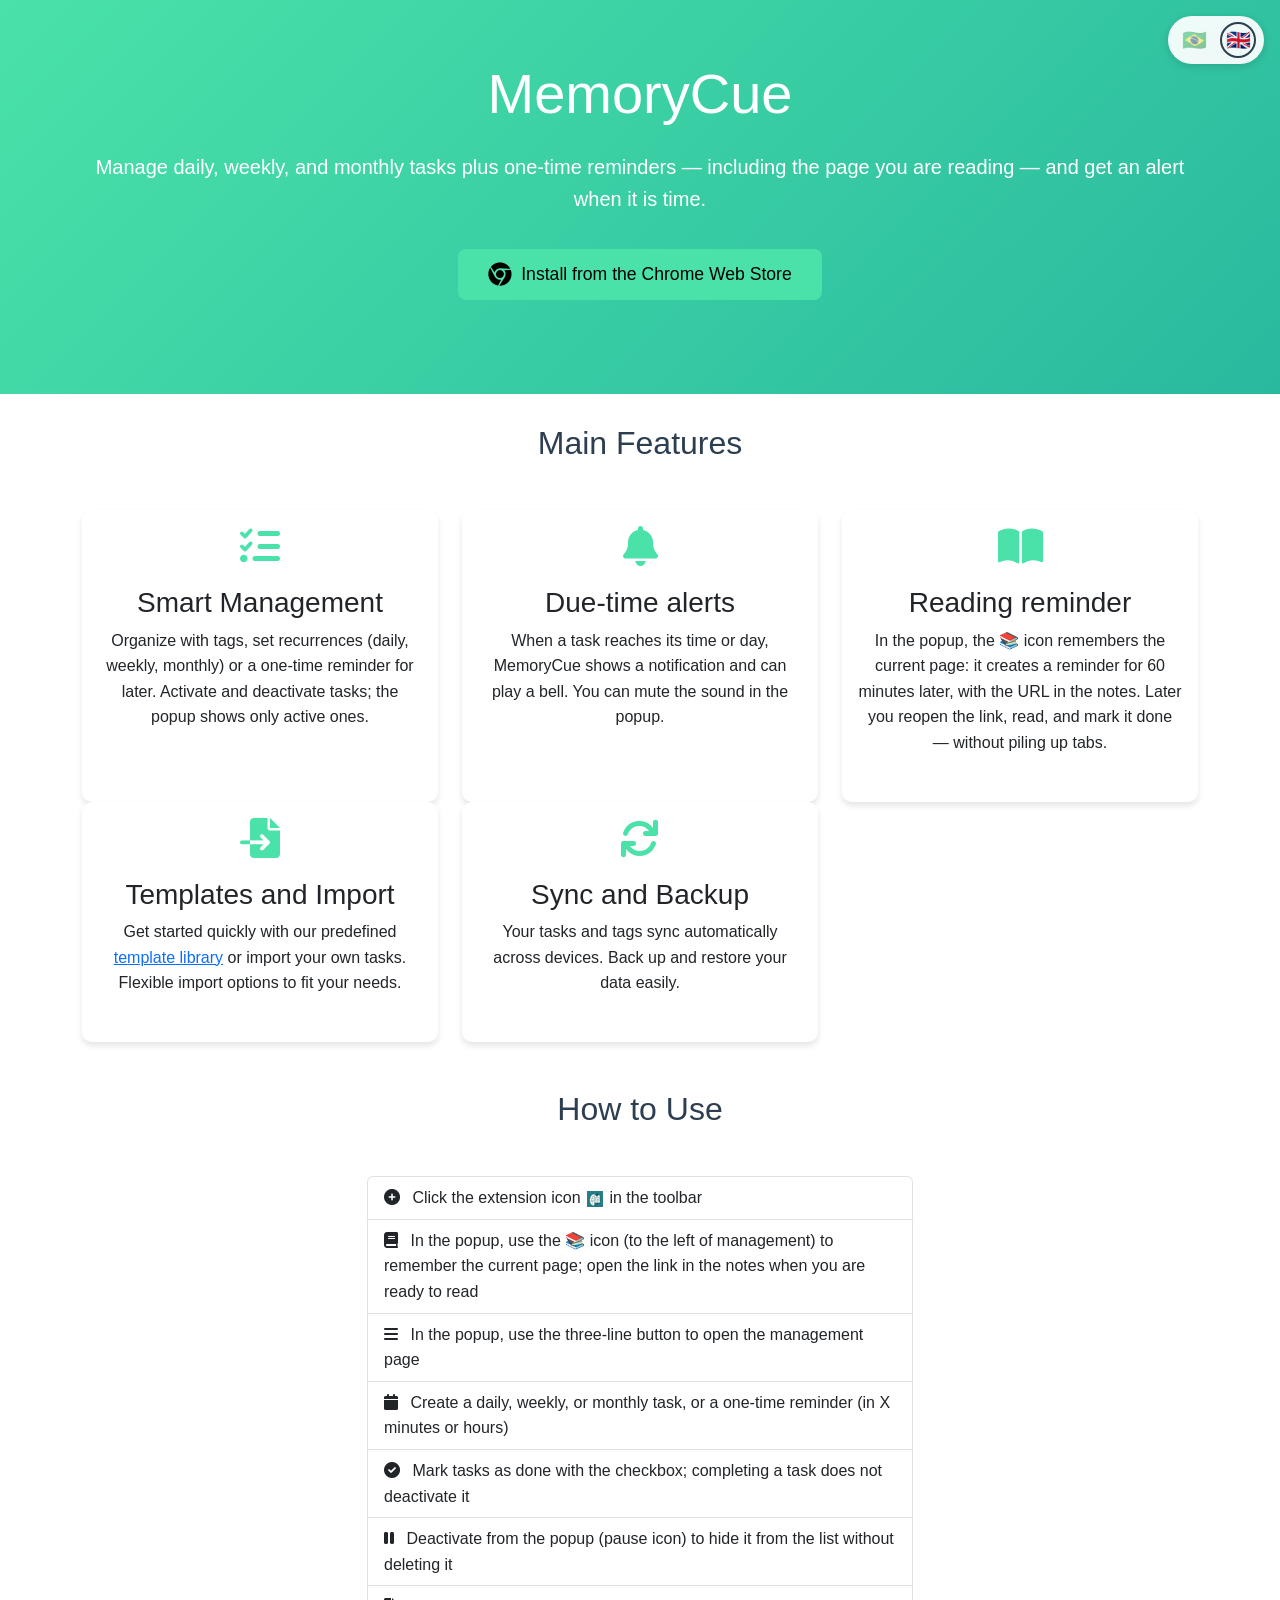
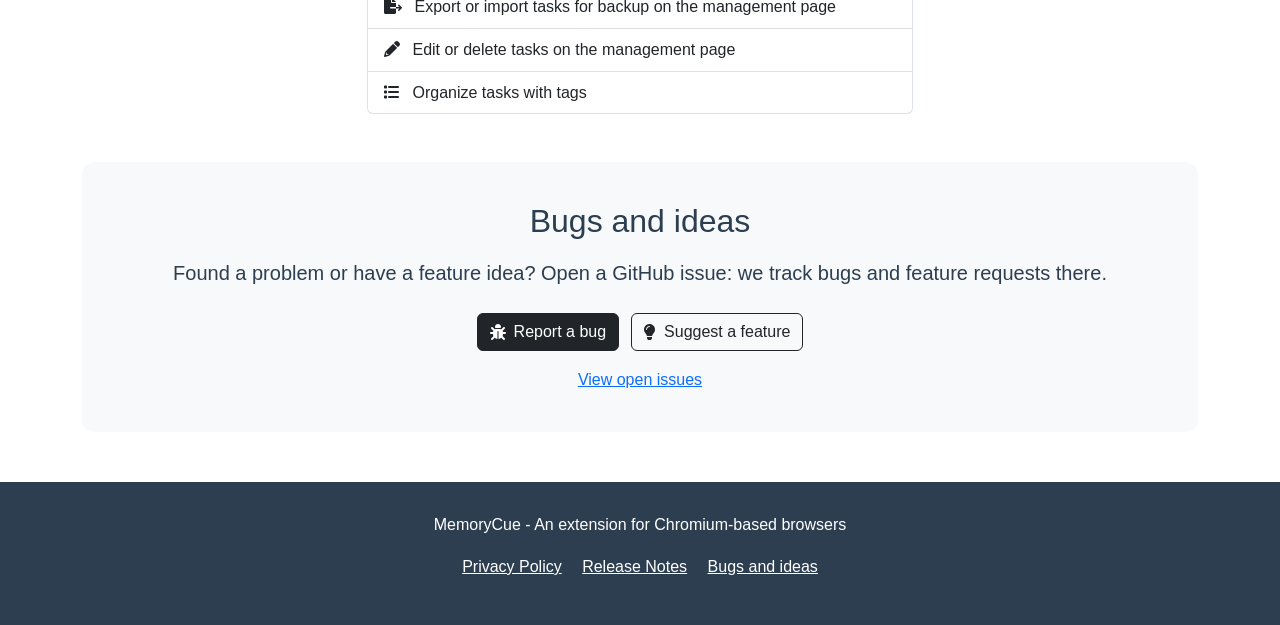
<file: index.html>
<!DOCTYPE html>
<html lang="pt-BR">
<head>
    <meta charset="UTF-8">
    <meta name="viewport" content="width=device-width, initial-scale=1.0">
    <title>MemoryCue - Gerenciador de Tarefas</title>
    <link href="https://cdn.jsdelivr.net/npm/bootstrap@5.3.0/dist/css/bootstrap.min.css" rel="stylesheet">
    <link rel="stylesheet" href="https://cdnjs.cloudflare.com/ajax/libs/font-awesome/6.0.0/css/all.min.css">
    <link rel="stylesheet" href="css/i18n.css">
    <style>
        :root {
            --primary-color: #4ae2a9;
            --secondary-color: #2c3e50;
        }
        
        body {
            font-family: 'Segoe UI', Tahoma, Geneva, Verdana, sans-serif;
            line-height: 1.6;
            color: var(--secondary-color);
        }

        .hero {
            background: linear-gradient(135deg, var(--primary-color), #29b99f);
            color: white;
            padding: 60px 0;
            margin-bottom: 30px;
        }

        .feature-card {
            border: none;
            border-radius: 10px;
            box-shadow: 0 4px 6px rgba(0, 0, 0, 0.1);
            transition: transform 0.3s ease;
            margin-bottom: 30px;
        }

        .feature-card:hover {
            transform: translateY(-5px);
        }

        .feature-icon {
            font-size: 2.5rem;
            color: var(--primary-color);
            margin-bottom: 20px;
        }

        .cta-button {
            background-color: var(--primary-color);
            border: none;
            padding: 12px 30px;
            font-size: 1.1rem;
            transition: all 0.3s ease;
            display: inline-flex;
            align-items: center;
            gap: 10px;
            margin: 10px;
        }

        .cta-button:hover {
            background-color: #35bd8f;
            transform: translateY(-2px);
            box-shadow: 0 4px 8px rgba(0, 0, 0, 0.2);
        }

        .browser-icon {
            font-size: 1.5rem;
        }

        .footer {
            background-color: var(--secondary-color);
            color: white;
            padding: 30px 0;
            margin-top: 50px;
        }

        .compatibility-badge {
            background-color: rgba(255, 255, 255, 0.1);
            border-radius: 8px;
            padding: 8px 16px;
            margin: 5px;
            display: inline-flex;
            align-items: center;
            gap: 8px;
        }

        .compatibility-section {
            margin-top: 20px;
            padding: 20px;
            background-color: rgba(255, 255, 255, 0.1);
            border-radius: 12px;
        }

        .compatibility-title {
            font-size: 1.2rem;
            margin-bottom: 15px;
            opacity: 0.9;
        }

        .feedback-section {
            background-color: #f7f9fb;
            border-radius: 12px;
            padding: 40px 24px;
        }

        .feedback-actions {
            display: flex;
            flex-wrap: wrap;
            justify-content: center;
            gap: 12px;
        }

        .feedback-button {
            display: inline-flex;
            align-items: center;
            gap: 8px;
        }
    </style>
</head>
<body data-i18n-title="index.title">
    <nav class="lang-switcher" aria-label="Language">
        <button type="button" data-lang="pt" title="Português" aria-label="Português">🇧🇷</button>
        <button type="button" data-lang="en" title="English" aria-label="English">🇬🇧</button>
    </nav>
    <!-- Hero Section -->
    <section class="hero text-center">
        <div class="container">
            <h1 class="display-4 mb-4">MemoryCue</h1>
            <p class="lead mb-4" data-i18n="index.hero.lead">Gerencie tarefas diárias, semanais, mensais e lembretes pontuais — inclusive da página que você está lendo — e receba um alerta quando chegar a hora.</p>
            
            <div class="mb-4">
                <a href="https://chromewebstore.google.com/detail/memorycue/dheoladffldoeibjmiielgdhenlaknbb" class="btn btn-light btn-lg cta-button">
                    <i class="fab fa-chrome browser-icon"></i>
                    <span data-i18n="index.hero.cta">Instalar da Chrome Web Store</span>
                </a>
            </div>
        </div>
    </section>

    <!-- Features Section -->
    <section class="container mb-5">
        <h2 class="text-center mb-5" data-i18n="index.features.title">Funcionalidades Principais</h2>
        <div class="row">
            <div class="col-md-4">
                <div class="card feature-card h-100">
                    <div class="card-body text-center">
                        <i class="fas fa-tasks feature-icon"></i>
                        <h3 class="card-title" data-i18n="index.features.manage.title">Gerenciamento Inteligente</h3>
                        <p class="card-text" data-i18n="index.features.manage.body">Organize com tags, defina recorrências (diária, semanal, mensal) ou um lembrete único para daqui a pouco. Ative e desative tarefas; o popup mostra só as ativas.</p>
                    </div>
                </div>
            </div>
            <div class="col-md-4">
                <div class="card feature-card h-100">
                    <div class="card-body text-center">
                        <i class="fas fa-bell feature-icon"></i>
                        <h3 class="card-title" data-i18n="index.features.alerts.title">Alertas no vencimento</h3>
                        <p class="card-text" data-i18n="index.features.alerts.body">Quando a tarefa chega no horário ou no dia, o MemoryCue mostra uma notificação e pode tocar um sino. Você silencia o som no popup se preferir.</p>
                    </div>
                </div>
            </div>
            <div class="col-md-4">
                <div class="card feature-card h-100">
                    <div class="card-body text-center">
                        <i class="fas fa-book-open feature-icon"></i>
                        <h3 class="card-title" data-i18n="index.features.reading.title">Lembrete de leitura</h3>
                        <p class="card-text" data-i18n="index.features.reading.body">No popup, o ícone 📚 lembra a página atual: cria um lembrete para daqui a 60 minutos, com a URL nas observações. Depois você reabre o link, lê e marca como concluído — sem acumular abas.</p>
                    </div>
                </div>
            </div>
            <div class="col-md-4">
                <div class="card feature-card h-100">
                    <div class="card-body text-center">
                        <i class="fas fa-file-import feature-icon"></i>
                        <h3 class="card-title" data-i18n="index.features.templates.title">Templates e Importação</h3>
                        <p class="card-text" data-i18n="index.features.templates.body" data-i18n-html="true">Comece rapidamente com nossa <a href="https://github.com/bpedroso/memorycue-pages/tree/main/tasks" class="text-primary">biblioteca de templates</a> pré-definidos ou importe suas próprias tarefas. Opções flexíveis de importação para atender suas necessidades.</p>
                    </div>
                </div>
            </div>
            <div class="col-md-4">
                <div class="card feature-card h-100">
                    <div class="card-body text-center">
                        <i class="fas fa-sync feature-icon"></i>
                        <h3 class="card-title" data-i18n="index.features.sync.title">Sincronização e Backup</h3>
                        <p class="card-text" data-i18n="index.features.sync.body">Suas tarefas e tags são sincronizadas automaticamente entre dispositivos. Faça backup e restaure seus dados com facilidade.</p>
                    </div>
                </div>
            </div>
        </div>
    </section>

    <!-- How to Use Section -->
    <section class="container mb-5">
        <h2 class="text-center mb-5" data-i18n="index.howto.title">Como Usar</h2>
        <div class="row">
            <div class="col-md-6 offset-md-3">
                <div class="list-group">
                    <div class="list-group-item">
                        <i class="fas fa-plus-circle me-2"></i>
                        <span data-i18n="index.howto.1a">Clique no ícone da extensão</span>
                        <img src="assets/icons/icon16.png" alt="MemoryCue icon" style="vertical-align: middle; margin: 0 2px;">
                        <span data-i18n="index.howto.1b">na barra de ferramentas</span>
                    </div>
                    <div class="list-group-item">
                        <i class="fas fa-book me-2"></i>
                        <span data-i18n="index.howto.read">No popup, use o ícone 📚 (à esquerda da gestão) para lembrar a página atual; abra o link nas observações quando for ler</span>
                    </div>
                    <div class="list-group-item">
                        <i class="fas fa-bars me-2"></i>
                        <span data-i18n="index.howto.2">No popup, use o botão de três linhas para abrir a página de gestão</span>
                    </div>
                    <div class="list-group-item">
                        <i class="fas fa-calendar me-2"></i>
                        <span data-i18n="index.howto.3">Crie tarefa diária, semanal, mensal ou um lembrete único (daqui a X minutos ou horas)</span>
                    </div>
                    <div class="list-group-item">
                        <i class="fas fa-check-circle me-2"></i>
                        <span data-i18n="index.howto.4">Marque as tarefas como concluídas usando o checkbox; concluir não desativa a tarefa</span>
                    </div>
                    <div class="list-group-item">
                        <i class="fas fa-pause me-2"></i>
                        <span data-i18n="index.howto.5">Desative pelo popup (ícone de pausa) para tirá-la da lista sem apagar</span>
                    </div>
                    <div class="list-group-item">
                        <i class="fas fa-file-export me-2"></i>
                        <span data-i18n="index.howto.6">Exporte ou importe suas tarefas para backup na página de gestão</span>
                    </div>
                    <div class="list-group-item">
                        <i class="fas fa-pencil me-2"></i>
                        <span data-i18n="index.howto.7">Edite ou exclua tarefas na página de gestão</span>
                    </div>
                    <div class="list-group-item">
                        <i class="fas fa-list me-2"></i>
                        <span data-i18n="index.howto.8">Organize as tarefas por etiquetas</span>
                    </div>
                </div>
            </div>
        </div>
    </section>

    <!-- Feedback Section -->
    <section class="container mb-5">
        <div class="feedback-section text-center">
            <h2 class="mb-3" data-i18n="index.feedback.title">Bugs e sugestões</h2>
            <p class="lead mb-4" data-i18n="index.feedback.lead">Encontrou um problema ou tem uma ideia de funcionalidade? Abra um chamado no GitHub: relatamos bugs e avaliamos feature requests por lá.</p>
            <div class="feedback-actions">
                <a href="https://github.com/bpedroso/memorycue-pages/issues/new?template=bug_report.yml" class="btn btn-dark feedback-button" target="_blank" rel="noopener noreferrer">
                    <i class="fas fa-bug"></i>
                    <span data-i18n="index.feedback.bug">Relatar um bug</span>
                </a>
                <a href="https://github.com/bpedroso/memorycue-pages/issues/new?template=feature_request.yml" class="btn btn-outline-dark feedback-button" target="_blank" rel="noopener noreferrer">
                    <i class="fas fa-lightbulb"></i>
                    <span data-i18n="index.feedback.feature">Sugerir uma feature</span>
                </a>
            </div>
            <p class="mt-3 mb-0">
                <a href="https://github.com/bpedroso/memorycue-pages/issues" target="_blank" rel="noopener noreferrer" data-i18n="index.feedback.all">Ver issues abertas</a>
            </p>
        </div>
    </section>

    <!-- Footer -->
    <footer class="footer">
        <div class="container text-center">
            <p data-i18n="index.footer.tagline">MemoryCue - Uma extensão para navegadores baseados no Chromium</p>
            <p>
                <a href="privacy.html" class="text-white me-3" data-i18n="index.footer.privacy">Política de Privacidade</a>
                <a href="releases.html" class="text-white me-3" data-i18n="index.footer.releases">Notas de Versão</a>
                <a href="https://github.com/bpedroso/memorycue-pages/issues" class="text-white" target="_blank" rel="noopener noreferrer" data-i18n="index.footer.feedback">Bugs e sugestões</a>
            </p>
        </div>
    </footer>

    <script src="https://cdn.jsdelivr.net/npm/bootstrap@5.3.0/dist/js/bootstrap.bundle.min.js"></script>
    <script src="js/i18n.js"></script>
</body>
</html>
</file>
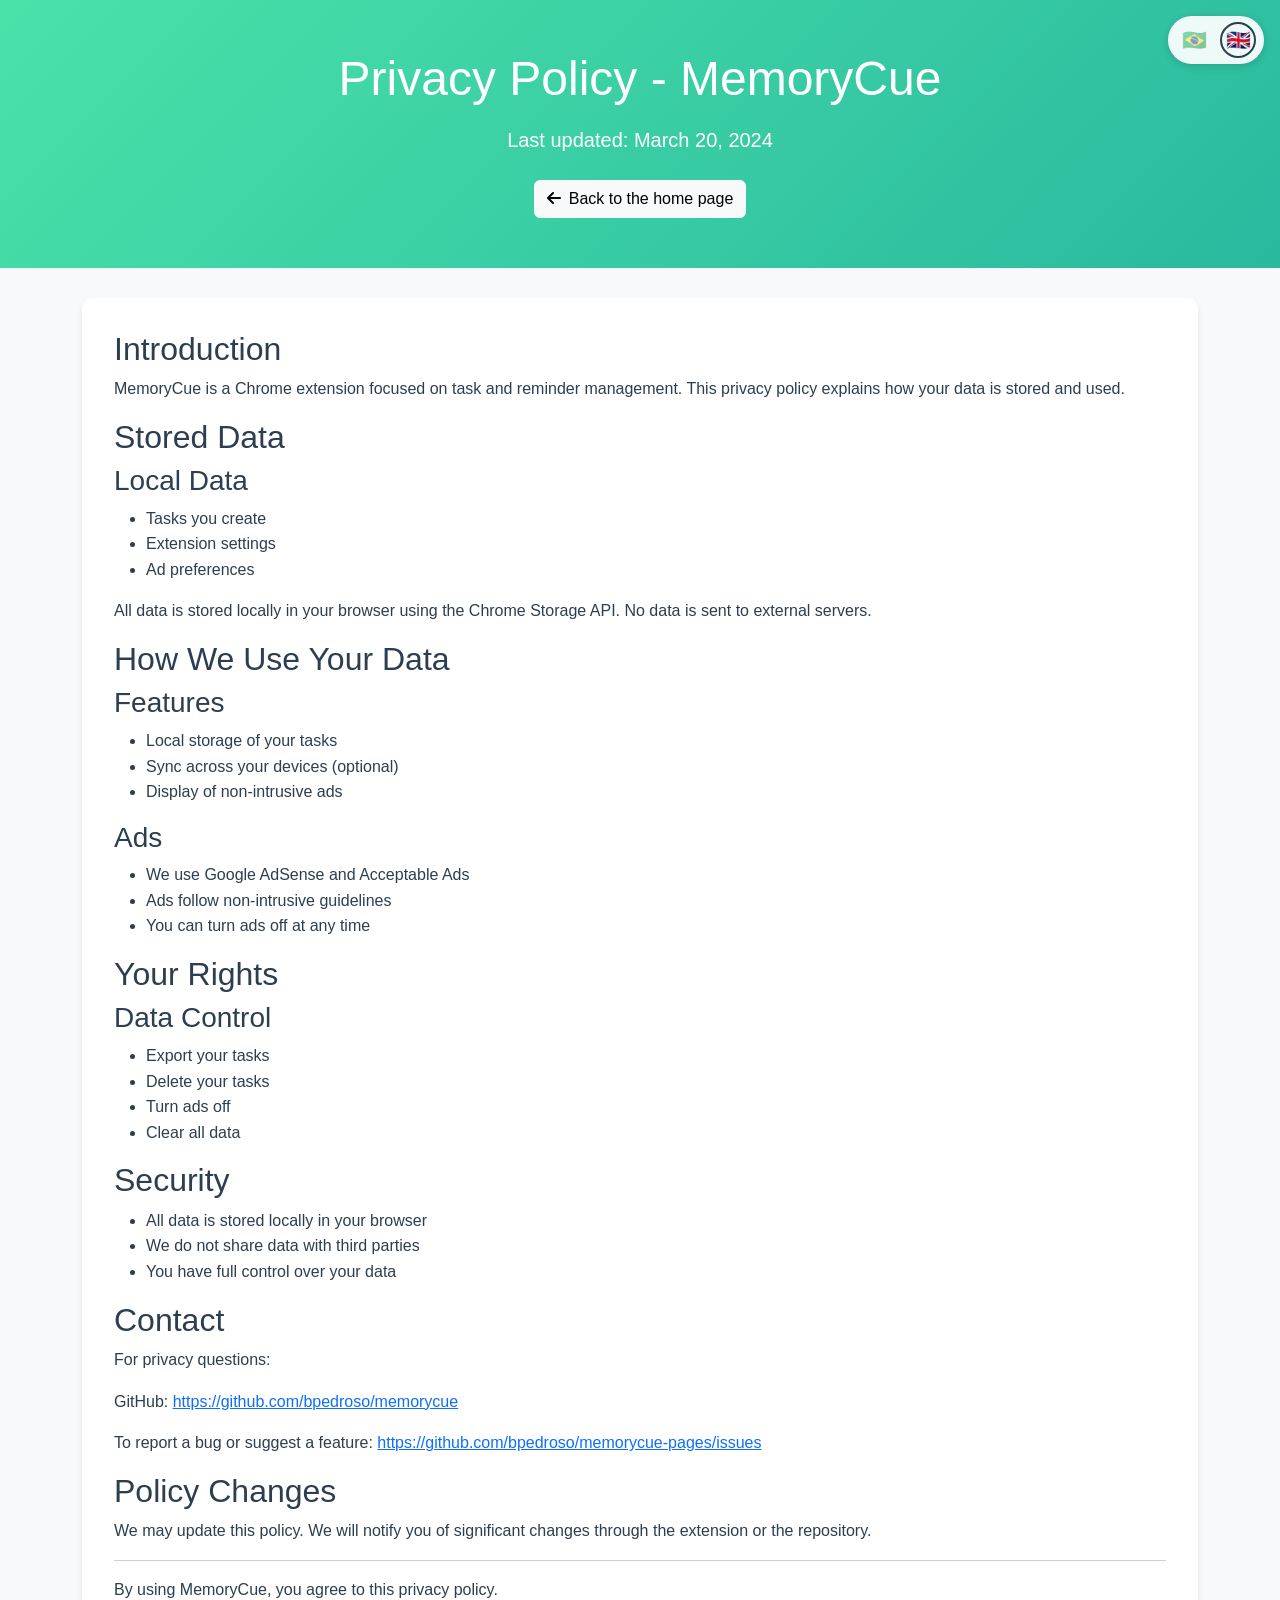
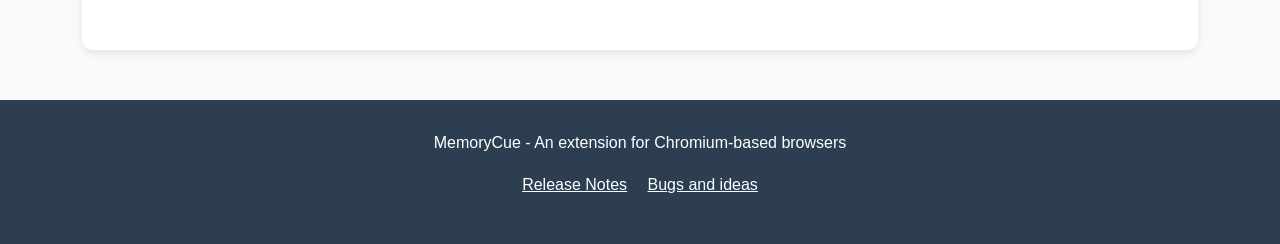
<file: privacy.html>
<!DOCTYPE html>
<html lang="pt-BR">
<head>
    <meta charset="UTF-8">
    <meta name="viewport" content="width=device-width, initial-scale=1.0">
    <title>MemoryCue - Política de Privacidade</title>
    <link href="https://cdn.jsdelivr.net/npm/bootstrap@5.3.0/dist/css/bootstrap.min.css" rel="stylesheet">
    <link rel="stylesheet" href="https://cdnjs.cloudflare.com/ajax/libs/font-awesome/6.0.0/css/all.min.css">
    <link rel="stylesheet" href="css/i18n.css">
    <style>
        :root {
            --primary-color: #4ae2a9;
            --secondary-color: #2c3e50;
        }

        body {
            font-family: 'Segoe UI', Tahoma, Geneva, Verdana, sans-serif;
            line-height: 1.6;
            color: var(--secondary-color);
            background: #f7f9fb;
        }

        .hero {
            background: linear-gradient(135deg, var(--primary-color), #29b99f);
            color: white;
            padding: 50px 0;
            margin-bottom: 30px;
        }

        .privacy-card {
            background: white;
            border-radius: 10px;
            box-shadow: 0 4px 6px rgba(0, 0, 0, 0.08);
            padding: 32px;
            margin-bottom: 40px;
        }

        .footer {
            background-color: var(--secondary-color);
            color: white;
            padding: 30px 0;
            margin-top: 50px;
        }
    </style>
</head>
<body data-i18n-title="privacy.title">
    <nav class="lang-switcher" aria-label="Language">
        <button type="button" data-lang="pt" title="Português" aria-label="Português">🇧🇷</button>
        <button type="button" data-lang="en" title="English" aria-label="English">🇬🇧</button>
    </nav>

    <section class="hero text-center">
        <div class="container">
            <h1 class="display-5 mb-3" data-i18n="privacy.heading">Política de Privacidade - MemoryCue</h1>
            <p class="lead mb-4" data-i18n="privacy.updated">Última atualização: 20 de Março de 2024</p>
            <a href="index.html" class="btn btn-light">
                <i class="fas fa-arrow-left me-2"></i><span data-i18n="privacy.back">Voltar para a página inicial</span>
            </a>
        </div>
    </section>

    <section class="container">
        <div class="privacy-card">
            <h2 data-i18n="privacy.intro.title">Introdução</h2>
            <p data-i18n="privacy.intro.body">O MemoryCue é uma extensão do Chrome focada em gerenciamento de tarefas e lembretes. Esta política de privacidade explica como seus dados são armazenados e utilizados.</p>

            <h2 data-i18n="privacy.data.title">Dados Armazenados</h2>
            <h3 data-i18n="privacy.data.local.title">Dados Locais</h3>
            <ul>
                <li data-i18n="privacy.data.local.1">Tarefas que você cria</li>
                <li data-i18n="privacy.data.local.2">Configurações da extensão</li>
                <li data-i18n="privacy.data.local.3">Preferências de anúncios</li>
            </ul>
            <p data-i18n="privacy.data.local.note">Todos os dados são armazenados localmente no seu navegador usando o Chrome Storage API. Nenhum dado é enviado para servidores externos.</p>

            <h2 data-i18n="privacy.use.title">Como Usamos seus Dados</h2>
            <h3 data-i18n="privacy.use.features.title">Funcionalidades</h3>
            <ul>
                <li data-i18n="privacy.use.features.1">Armazenamento local das suas tarefas</li>
                <li data-i18n="privacy.use.features.2">Sincronização entre seus dispositivos (opcional)</li>
                <li data-i18n="privacy.use.features.3">Exibição de anúncios não intrusivos</li>
            </ul>
            <h3 data-i18n="privacy.ads.title">Anúncios</h3>
            <ul>
                <li data-i18n="privacy.ads.1">Utilizamos o Google AdSense e Acceptable Ads</li>
                <li data-i18n="privacy.ads.2">Os anúncios seguem diretrizes de não intrusividade</li>
                <li data-i18n="privacy.ads.3">Você pode desativar os anúncios a qualquer momento</li>
            </ul>

            <h2 data-i18n="privacy.rights.title">Seus Direitos</h2>
            <h3 data-i18n="privacy.rights.control.title">Controle de Dados</h3>
            <ul>
                <li data-i18n="privacy.rights.1">Exportar suas tarefas</li>
                <li data-i18n="privacy.rights.2">Excluir suas tarefas</li>
                <li data-i18n="privacy.rights.3">Desativar anúncios</li>
                <li data-i18n="privacy.rights.4">Limpar todos os dados</li>
            </ul>

            <h2 data-i18n="privacy.security.title">Segurança</h2>
            <ul>
                <li data-i18n="privacy.security.1">Todos os dados são armazenados localmente no seu navegador</li>
                <li data-i18n="privacy.security.2">Não compartilhamos dados com terceiros</li>
                <li data-i18n="privacy.security.3">Você tem controle total sobre seus dados</li>
            </ul>

            <h2 data-i18n="privacy.contact.title">Contato</h2>
            <p data-i18n="privacy.contact.body">Para questões sobre privacidade:</p>
            <p>GitHub: <a href="https://github.com/bpedroso/memorycue">https://github.com/bpedroso/memorycue</a></p>
            <p>
                <span data-i18n="privacy.contact.issues">Para reportar um bug ou sugerir uma funcionalidade:</span>
                <a href="https://github.com/bpedroso/memorycue-pages/issues" target="_blank" rel="noopener noreferrer">https://github.com/bpedroso/memorycue-pages/issues</a>
            </p>

            <h2 data-i18n="privacy.changes.title">Alterações na Política</h2>
            <p data-i18n="privacy.changes.body">Reservamo-nos o direito de atualizar esta política. Notificaremos sobre mudanças significativas através da extensão ou do repositório.</p>

            <hr>
            <p data-i18n="privacy.agree">Ao usar o MemoryCue, você concorda com esta política de privacidade.</p>
        </div>
    </section>

    <footer class="footer">
        <div class="container text-center">
            <p data-i18n="index.footer.tagline">MemoryCue - Uma extensão para navegadores baseados no Chromium</p>
            <p>
                <a href="releases.html" class="text-white me-3" data-i18n="index.footer.releases">Notas de Versão</a>
                <a href="https://github.com/bpedroso/memorycue-pages/issues" class="text-white" target="_blank" rel="noopener noreferrer" data-i18n="index.footer.feedback">Bugs e sugestões</a>
            </p>
        </div>
    </footer>

    <script src="https://cdn.jsdelivr.net/npm/bootstrap@5.3.0/dist/js/bootstrap.bundle.min.js"></script>
    <script src="js/i18n.js"></script>
</body>
</html>
</file>
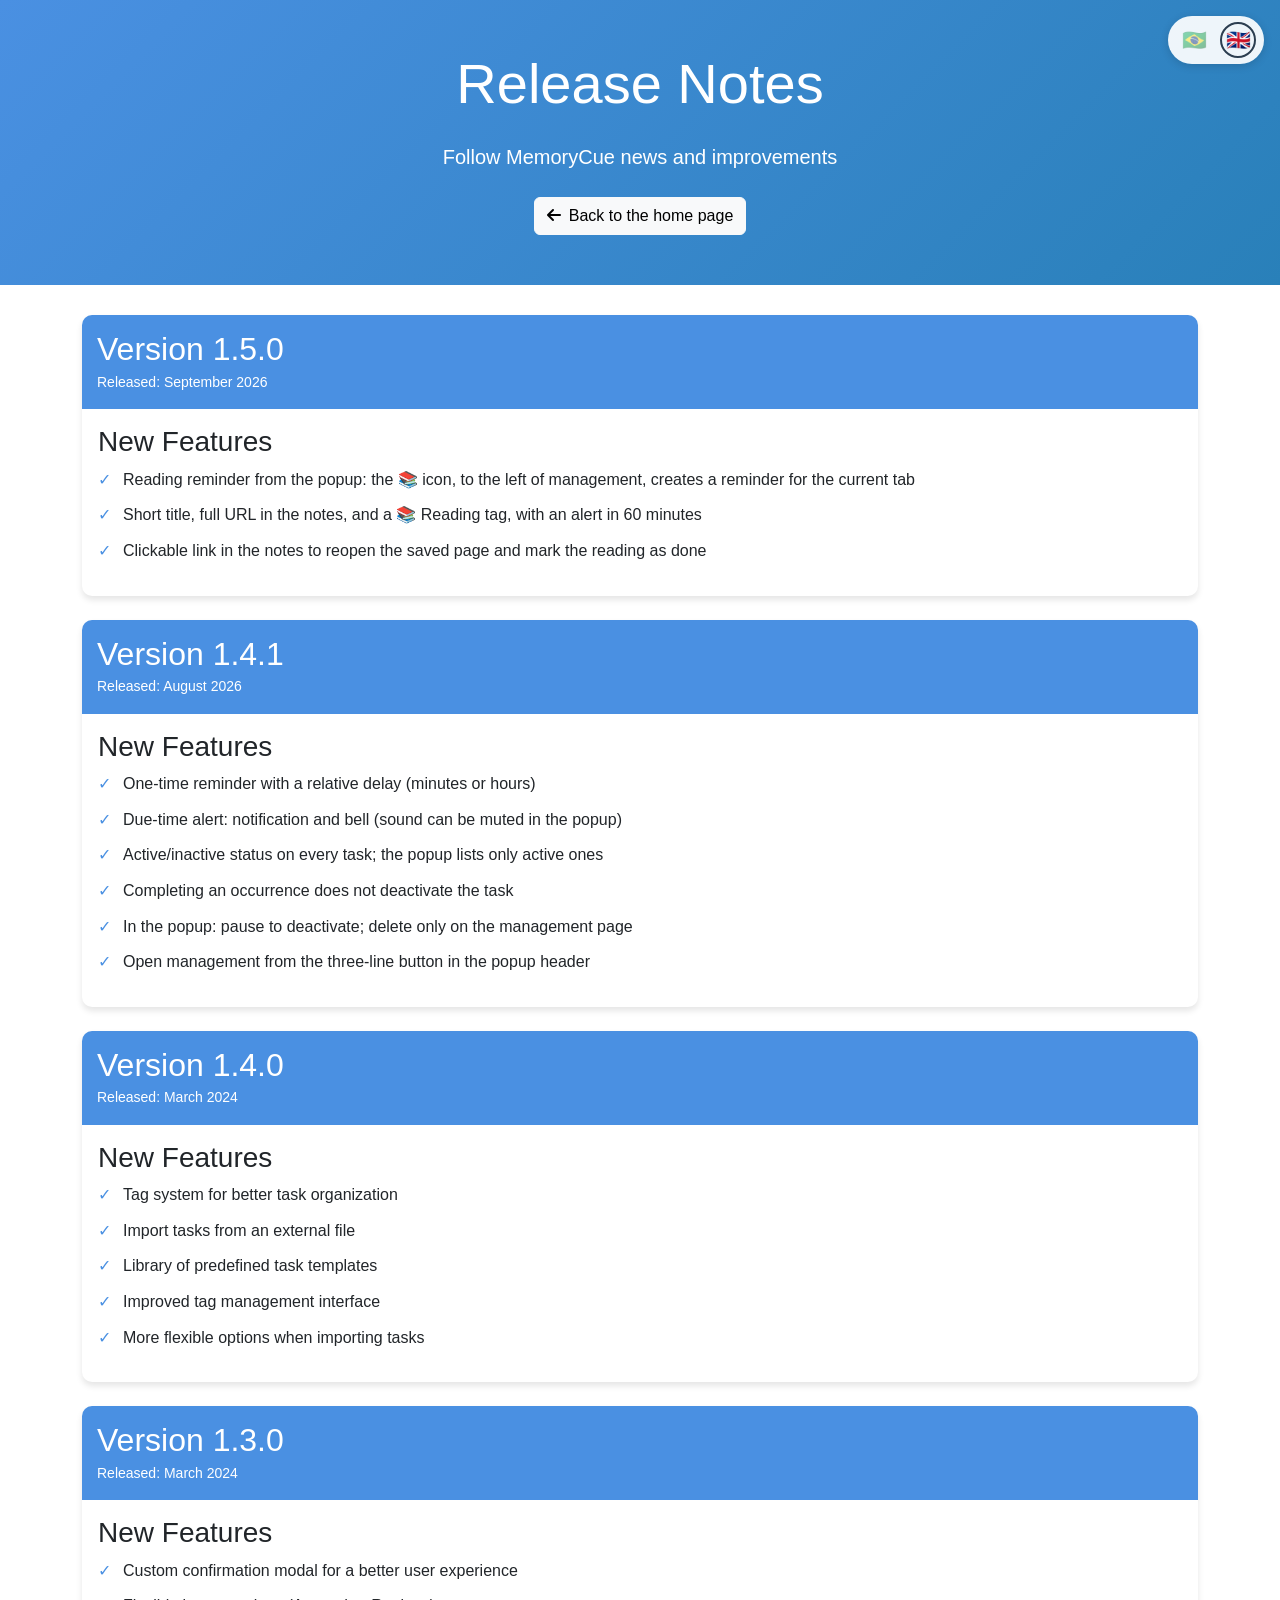
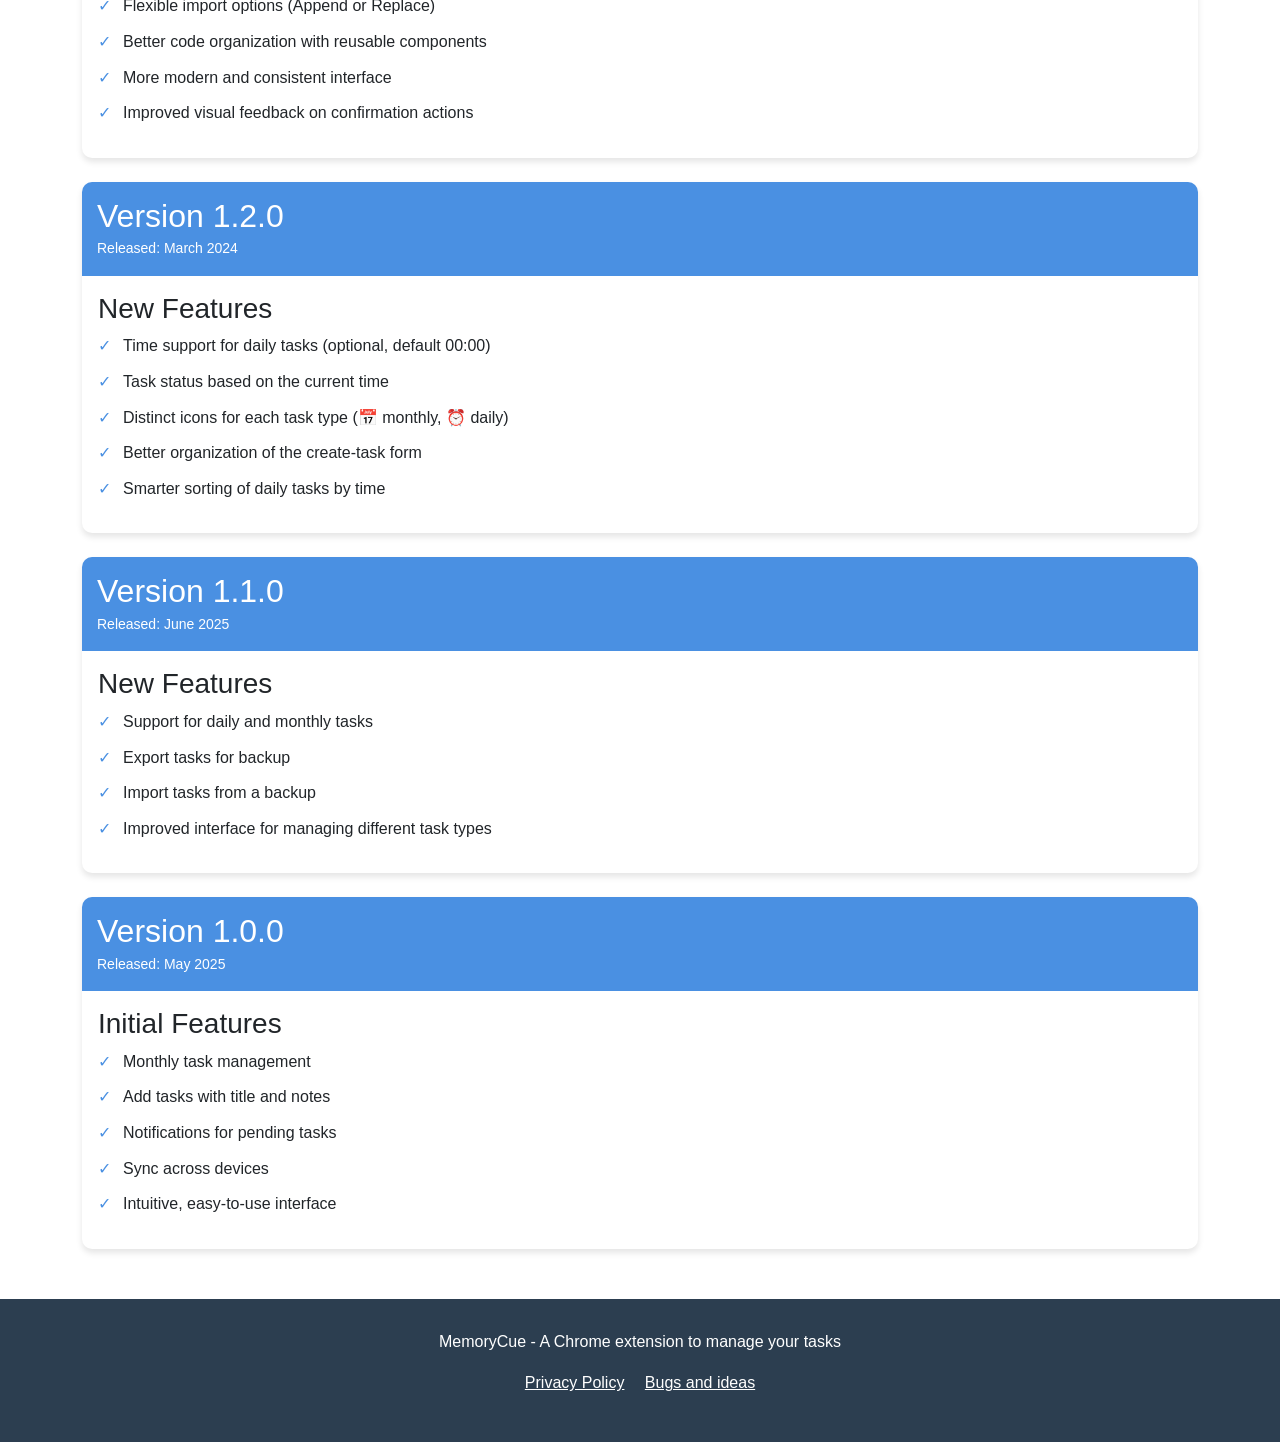
<file: releases.html>
<!DOCTYPE html>
<html lang="pt-BR">
<head>
    <meta charset="UTF-8">
    <meta name="viewport" content="width=device-width, initial-scale=1.0">
    <title>MemoryCue - Notas de Versão</title>
    <link href="https://cdn.jsdelivr.net/npm/bootstrap@5.3.0/dist/css/bootstrap.min.css" rel="stylesheet">
    <link rel="stylesheet" href="https://cdnjs.cloudflare.com/ajax/libs/font-awesome/6.0.0/css/all.min.css">
    <link rel="stylesheet" href="css/i18n.css">
    <style>
        :root {
            --primary-color: #4a90e2;
            --secondary-color: #2c3e50;
        }
        
        body {
            font-family: 'Segoe UI', Tahoma, Geneva, Verdana, sans-serif;
            line-height: 1.6;
            color: var(--secondary-color);
        }

        .hero {
            background: linear-gradient(135deg, var(--primary-color), #2980b9);
            color: white;
            padding: 50px 0;
            margin-bottom: 30px;
        }

        .version-card {
            border: none;
            border-radius: 10px;
            box-shadow: 0 4px 6px rgba(0, 0, 0, 0.1);
            margin-bottom: 30px;
        }

        .version-header {
            background-color: var(--primary-color);
            color: white;
            padding: 15px;
            border-radius: 10px 10px 0 0;
        }

        .feature-list {
            list-style: none;
            padding-left: 0;
        }

        .feature-list li {
            margin-bottom: 10px;
            padding-left: 25px;
            position: relative;
        }

        .feature-list li:before {
            content: "✓";
            color: var(--primary-color);
            position: absolute;
            left: 0;
        }

        .footer {
            background-color: var(--secondary-color);
            color: white;
            padding: 30px 0;
            margin-top: 50px;
        }
    </style>
</head>
<body data-i18n-title="releases.title">
    <nav class="lang-switcher" aria-label="Language">
        <button type="button" data-lang="pt" title="Português" aria-label="Português">🇧🇷</button>
        <button type="button" data-lang="en" title="English" aria-label="English">🇬🇧</button>
    </nav>

    <section class="hero text-center">
        <div class="container">
            <h1 class="display-4 mb-4" data-i18n="releases.hero.title">Notas de Versão</h1>
            <p class="lead mb-4" data-i18n="releases.hero.lead">Acompanhe as novidades e melhorias do MemoryCue</p>
            <a href="index.html" class="btn btn-light">
                <i class="fas fa-arrow-left me-2"></i><span data-i18n="releases.hero.back">Voltar para a página inicial</span>
            </a>
        </div>
    </section>

    <section class="container mb-5">
        <div class="card version-card mb-4">
            <div class="version-header">
                <h2 class="mb-0" data-i18n="releases.v150.title">Versão 1.5.0</h2>
                <small data-i18n="releases.v150.date">Lançada em: Setembro 2026</small>
            </div>
            <div class="card-body">
                <h3 class="card-title" data-i18n="releases.newFeatures">Novas Funcionalidades</h3>
                <ul class="feature-list">
                    <li data-i18n="releases.v150.1">Lembrete de leitura pelo popup: o ícone 📚, à esquerda da gestão, cria um lembrete da aba atual</li>
                    <li data-i18n="releases.v150.2">Título curto, URL completa nas observações e etiqueta 📚 Leitura, com alerta em 60 minutos</li>
                    <li data-i18n="releases.v150.3">Link clicável nas observações para reabrir a página lembrada e marcar a leitura como concluída</li>
                </ul>
            </div>
        </div>

        <div class="card version-card mb-4">
            <div class="version-header">
                <h2 class="mb-0" data-i18n="releases.v141.title">Versão 1.4.1</h2>
                <small data-i18n="releases.v141.date">Lançada em: Agosto 2026</small>
            </div>
            <div class="card-body">
                <h3 class="card-title" data-i18n="releases.newFeatures">Novas Funcionalidades</h3>
                <ul class="feature-list">
                    <li data-i18n="releases.v141.1">Lembrete único com atraso relativo (minutos ou horas)</li>
                    <li data-i18n="releases.v141.2">Alerta no vencimento: notificação e sino (som pode ser desligado no popup)</li>
                    <li data-i18n="releases.v141.3">Status ativada/desativada em todas as tarefas; o popup lista só as ativas</li>
                    <li data-i18n="releases.v141.4">Concluir uma ocorrência não desativa a tarefa</li>
                    <li data-i18n="releases.v141.5">No popup: pausar para desativar; exclusão só na página de gestão</li>
                    <li data-i18n="releases.v141.6">Acesso à gestão pelo botão de três linhas no header do popup</li>
                </ul>
            </div>
        </div>

        <div class="card version-card mb-4">
            <div class="version-header">
                <h2 class="mb-0" data-i18n="releases.v140.title">Versão 1.4.0</h2>
                <small data-i18n="releases.v140.date">Lançada em: Março 2024</small>
            </div>
            <div class="card-body">
                <h3 class="card-title" data-i18n="releases.newFeatures">Novas Funcionalidades</h3>
                <ul class="feature-list">
                    <li data-i18n="releases.v140.1">Sistema de tags para melhor organização das tarefas</li>
                    <li data-i18n="releases.v140.2">Importação de tarefas a partir de arquivo externo</li>
                    <li data-i18n="releases.v140.3">Biblioteca de templates de tarefas pré-definidas</li>
                    <li data-i18n="releases.v140.4">Interface aprimorada para gerenciamento de tags</li>
                    <li data-i18n="releases.v140.5">Opções mais flexíveis durante a importação de tarefas</li>
                </ul>
            </div>
        </div>

        <div class="card version-card mb-4">
            <div class="version-header">
                <h2 class="mb-0" data-i18n="releases.v130.title">Versão 1.3.0</h2>
                <small data-i18n="releases.v130.date">Lançada em: Março 2024</small>
            </div>
            <div class="card-body">
                <h3 class="card-title" data-i18n="releases.newFeatures">Novas Funcionalidades</h3>
                <ul class="feature-list">
                    <li data-i18n="releases.v130.1">Modal de confirmação personalizado para melhor experiência do usuário</li>
                    <li data-i18n="releases.v130.2">Opções flexíveis na importação de tarefas (Incrementar ou Substituir)</li>
                    <li data-i18n="releases.v130.3">Melhor organização do código com componentes reutilizáveis</li>
                    <li data-i18n="releases.v130.4">Interface mais moderna e consistente</li>
                    <li data-i18n="releases.v130.5">Feedback visual aprimorado nas ações de confirmação</li>
                </ul>
            </div>
        </div>

        <div class="card version-card mb-4">
            <div class="version-header">
                <h2 class="mb-0" data-i18n="releases.v120.title">Versão 1.2.0</h2>
                <small data-i18n="releases.v120.date">Lançada em: Março 2024</small>
            </div>
            <div class="card-body">
                <h3 class="card-title" data-i18n="releases.newFeatures">Novas Funcionalidades</h3>
                <ul class="feature-list">
                    <li data-i18n="releases.v120.1">Suporte a horário para tarefas diárias (opcional, padrão 00:00)</li>
                    <li data-i18n="releases.v120.2">Status da tarefa baseado no horário atual</li>
                    <li data-i18n="releases.v120.3">Ícones distintivos para cada tipo de tarefa (📅 mensal, ⏰ diária)</li>
                    <li data-i18n="releases.v120.4">Melhor organização do formulário de cadastro</li>
                    <li data-i18n="releases.v120.5">Ordenação inteligente das tarefas diárias por horário</li>
                </ul>
            </div>
        </div>

        <div class="card version-card mb-4">
            <div class="version-header">
                <h2 class="mb-0" data-i18n="releases.v110.title">Versão 1.1.0</h2>
                <small data-i18n="releases.v110.date">Lançada em: Junho 2025</small>
            </div>
            <div class="card-body">
                <h3 class="card-title" data-i18n="releases.newFeatures">Novas Funcionalidades</h3>
                <ul class="feature-list">
                    <li data-i18n="releases.v110.1">Suporte para tarefas diárias e mensais</li>
                    <li data-i18n="releases.v110.2">Exportação de tarefas para backup</li>
                    <li data-i18n="releases.v110.3">Importação de tarefas de backup</li>
                    <li data-i18n="releases.v110.4">Interface aprimorada para gerenciamento de diferentes tipos de tarefas</li>
                </ul>
            </div>
        </div>

        <div class="card version-card">
            <div class="version-header">
                <h2 class="mb-0" data-i18n="releases.v100.title">Versão 1.0.0</h2>
                <small data-i18n="releases.v100.date">Lançada em: Maio 2025</small>
            </div>
            <div class="card-body">
                <h3 class="card-title" data-i18n="releases.initialFeatures">Funcionalidades Iniciais</h3>
                <ul class="feature-list">
                    <li data-i18n="releases.v100.1">Gerenciamento de tarefas mensais</li>
                    <li data-i18n="releases.v100.2">Adição de tarefas com título e observações</li>
                    <li data-i18n="releases.v100.3">Notificações para tarefas pendentes</li>
                    <li data-i18n="releases.v100.4">Sincronização entre dispositivos</li>
                    <li data-i18n="releases.v100.5">Interface intuitiva e fácil de usar</li>
                </ul>
            </div>
        </div>
    </section>

    <footer class="footer">
        <div class="container text-center">
            <p data-i18n="releases.footer.tagline">MemoryCue - Uma extensão do Chrome para gerenciar suas tarefas</p>
            <p>
                <a href="privacy.html" class="text-white me-3" data-i18n="index.footer.privacy">Política de Privacidade</a>
                <a href="https://github.com/bpedroso/memorycue-pages/issues" class="text-white" target="_blank" rel="noopener noreferrer" data-i18n="index.footer.feedback">Bugs e sugestões</a>
            </p>
        </div>
    </footer>

    <script src="https://cdn.jsdelivr.net/npm/bootstrap@5.3.0/dist/js/bootstrap.bundle.min.js"></script>
    <script src="js/i18n.js"></script>
</body>
</html>
</file>
<file: css/i18n.css>
.lang-switcher {
    position: fixed;
    top: 16px;
    right: 16px;
    z-index: 2000;
    display: flex;
    gap: 8px;
    padding: 6px 8px;
    background: rgba(255, 255, 255, 0.92);
    border-radius: 24px;
    box-shadow: 0 2px 8px rgba(0, 0, 0, 0.15);
}

.lang-switcher button {
    border: 2px solid transparent;
    background: transparent;
    border-radius: 50%;
    width: 36px;
    height: 36px;
    font-size: 20px;
    line-height: 1;
    padding: 0;
    cursor: pointer;
    opacity: 0.45;
    transition: opacity 0.2s, border-color 0.2s, transform 0.2s;
}

.lang-switcher button:hover {
    opacity: 0.85;
    transform: scale(1.06);
}

.lang-switcher button.active {
    opacity: 1;
    border-color: #2c3e50;
}
</file>
